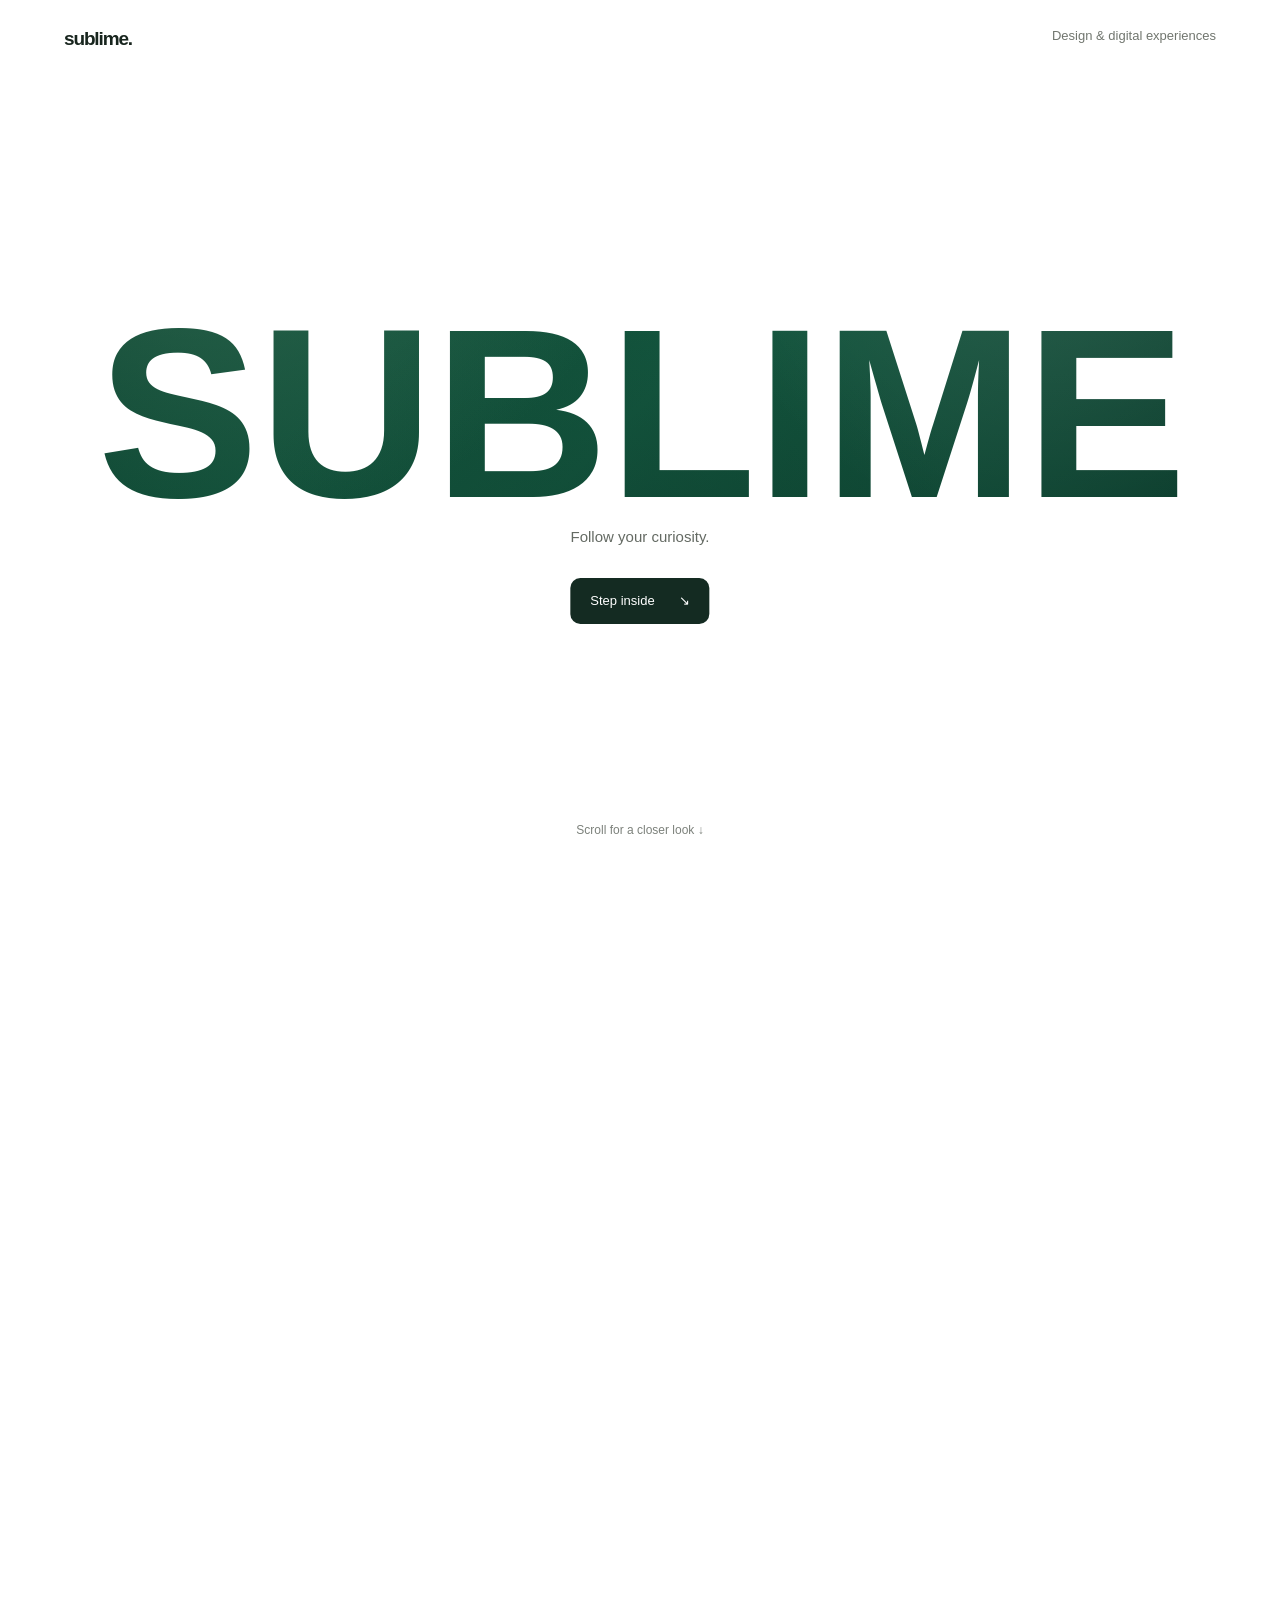
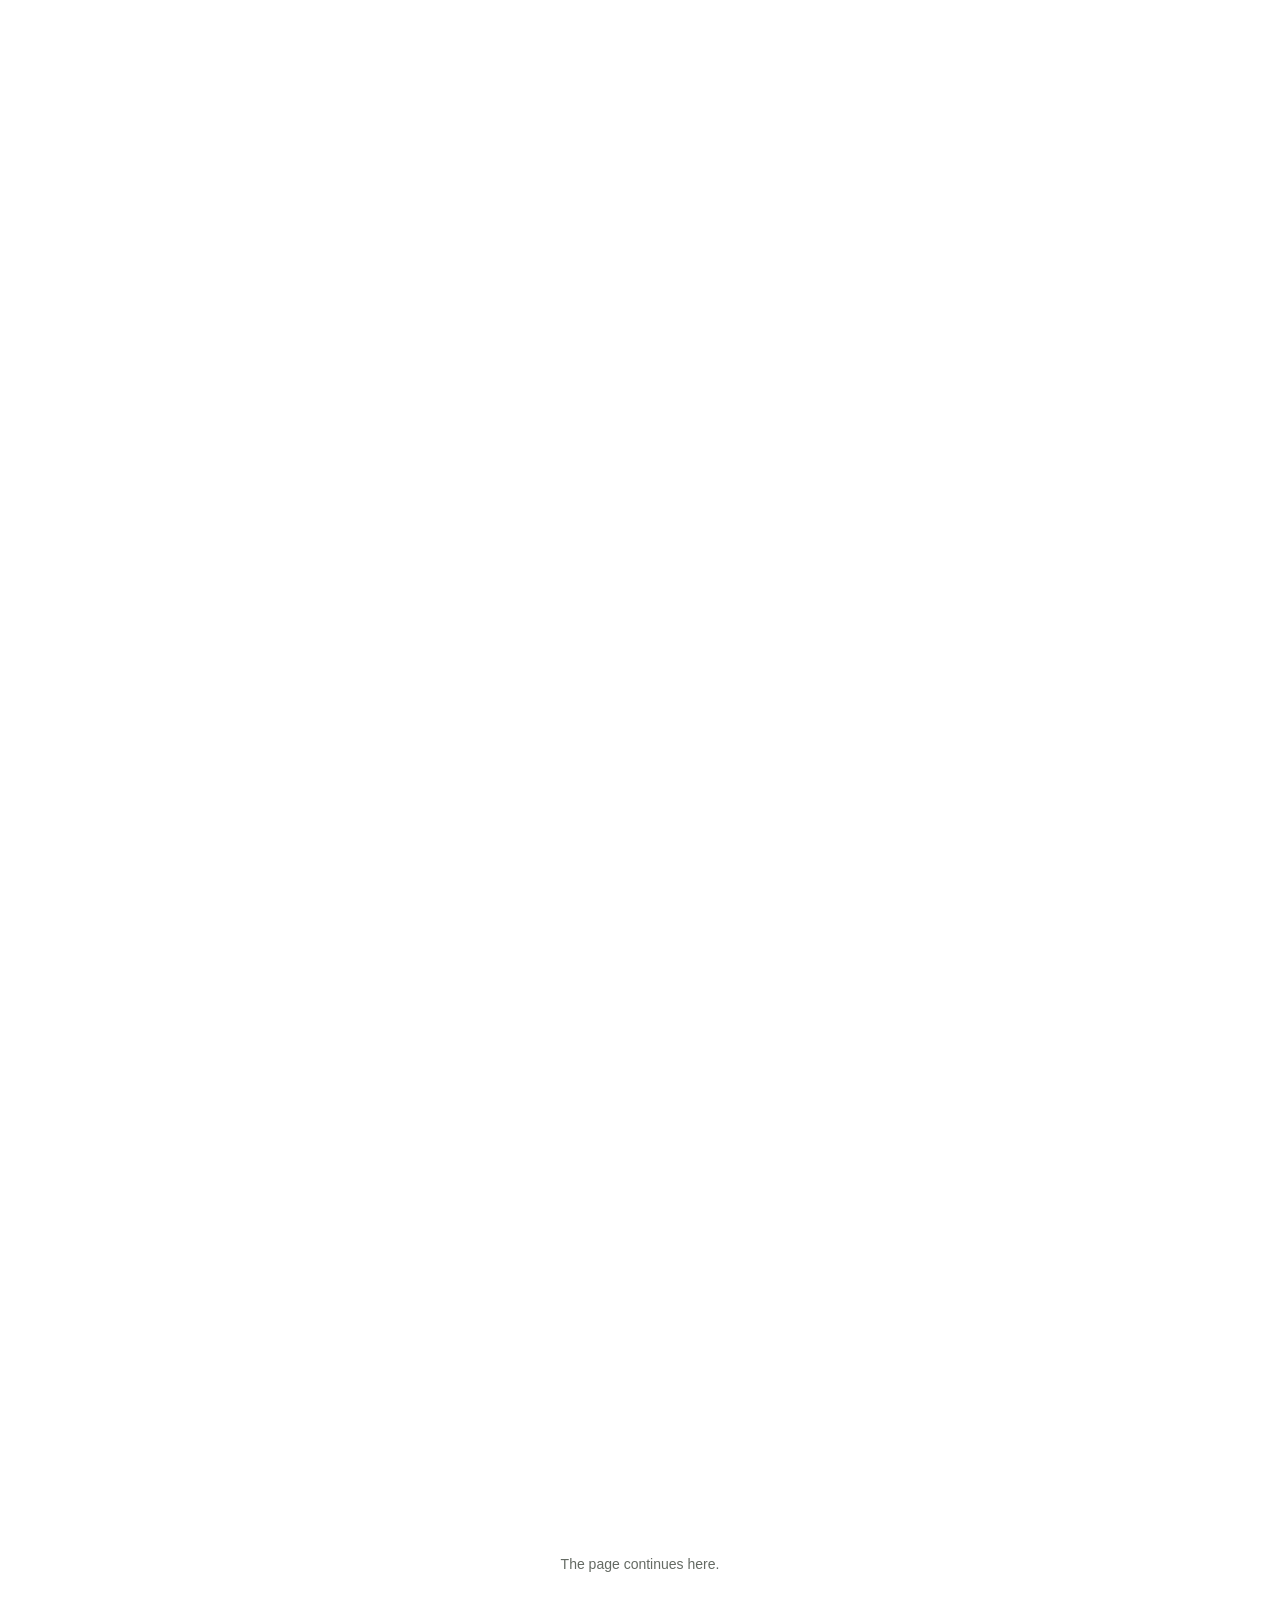
<file: glyph-portal.html>
<!DOCTYPE html>
<html lang="en">
<head>
<meta charset="utf-8">
<meta name="viewport" content="width=device-width, initial-scale=1">
<title>Glyph Portal</title>
<!--
  Glyph Portal © 2026 Christian Katzmann. MIT.
  Origin: UsefulPortal.astro on https://ktzm.dk. Keep this notice with copies.
  Vanilla HTML/JS port of the React component.
-->
<style>
:root{--paper:#fff;--ink:#0c1212;--field:#0b3b2a;--fg:#fbfbfa}
*{box-sizing:border-box}
body{margin:0;background:var(--paper);color:var(--ink);font-family:Arial,sans-serif}
#gp{position:relative;isolation:isolate}
#vp{position:absolute;top:0;left:0;height:100vh;height:100svh;width:0;visibility:hidden;pointer-events:none}
#pin{position:relative;height:var(--h,100svh);overflow:clip;isolation:isolate;container-type:size}
#field{position:absolute;inset:0;opacity:0;pointer-events:none;overflow:hidden}
#gp[data-ready] #field{opacity:1}
#field i{position:absolute;inset:0;transform:scale(var(--fs,1));background:
 radial-gradient(circle at 18% 8%,rgba(68,125,98,.72),transparent 34%),
 radial-gradient(circle at 82% 20%,rgba(251,251,250,.12),transparent 28%),
 radial-gradient(circle at 48% 78%,rgba(9,48,35,.5),transparent 44%),
 linear-gradient(135deg,#0b3b2a,#14573f 48%,#082d22)}
#art{position:absolute;inset:0;width:100%;height:100%;pointer-events:none;overflow:visible}
#choices{position:absolute;inset:0;visibility:hidden}
#gp[data-choosing=true] #choices{visibility:visible}
#choices button{position:absolute;border:0;padding:0;margin:0;background:transparent;cursor:pointer;touch-action:pan-y}
#choices button:disabled{pointer-events:none}
#choices button:focus-visible{outline:2px solid var(--field);outline-offset:5px}
#fallback{position:absolute;inset:0;display:grid;place-items:center;font:900 min(calc(100cqw / 7),38cqh)/1 "Arial Black",Arial,sans-serif;color:var(--field)}
#gp[data-ready] #fallback{visibility:hidden}
#front{position:absolute;inset:0;opacity:var(--cap,1);pointer-events:none}
#front header{position:absolute;inset:28px clamp(24px,5vw,64px) auto;display:flex;justify-content:space-between;font-size:13px;color:#71766f}
#front header b{font-size:19px;letter-spacing:-.06em;color:#18251e}
#front p{position:absolute;left:24px;right:24px;margin:0;text-align:center;color:#646a63;font-size:15px}
#sub{top:calc(var(--wb,50%) + 28px)}
#hint{bottom:7%;font-size:12px!important;color:#7c817b!important}
#enter{position:absolute;left:50%;top:calc(var(--wb,50%) + 78px);transform:translateX(-50%);display:inline-flex;align-items:center;gap:24px;min-height:46px;padding:0 20px;background:#142b22;border-radius:10px;color:#fff;font-size:13px;text-decoration:none;opacity:var(--cap,1);pointer-events:var(--hit,auto)}
#enter:hover{background:#204434}
#enter:focus-visible{outline:2px solid #176247;outline-offset:4px;opacity:1}
#content{position:relative;min-height:var(--h,100svh);padding:5.5rem clamp(1.25rem,5vw,5rem) 6.5rem;display:grid;align-content:center;background:var(--field);color:var(--fg)}
#gp[data-motion=on] #pin{position:sticky;top:0}
#gp[data-motion=on] #content{margin-top:calc((var(--len) - 1) * var(--h));background:transparent;opacity:var(--rev,0);pointer-events:none}
#gp[data-motion=on][data-entered=true] #content,#gp[data-motion=on] #content:focus-within{pointer-events:auto;opacity:1}
#gp[data-motion=on]:has(#content:focus-within) #field{clip-path:none!important}
#gp[data-motion=off] #hint{display:none}
.copy{width:min(100%,72rem);margin:auto;display:flex;flex-direction:column;gap:3rem}
.copy h2{margin:0;max-width:30rem;font:400 clamp(1.9rem,1.2rem + 2.4vw,2.8rem)/1.2 Georgia,serif;letter-spacing:-.02em;text-wrap:balance}
.feat{display:grid;gap:1.75rem;grid-template-columns:repeat(auto-fit,minmax(14rem,1fr))}
.feat div{border-top:1px solid rgba(251,251,250,.22);padding-top:1rem}
.feat h3{margin:0;font-size:1.1rem;font-weight:500}
.feat p{margin:.5rem 0 0;color:rgba(251,251,250,.85);font-size:.95rem;line-height:1.55}
footer{padding:6rem 1.5rem;text-align:center;color:#646a63;font-size:14px}
@media(prefers-reduced-motion:reduce){#pin{position:relative!important}#content{margin-top:0!important;opacity:1!important;background:var(--field)!important;min-height:0;padding-block:64px}}
</style>
</head>
<body>
<section id="gp" aria-label="SUBLIME">
  <div id="vp" aria-hidden="true"></div>
  <div id="pin">
    <div id="field" aria-hidden="true"><i></i></div>
    <svg id="art" aria-hidden="true" focusable="false">
      <defs><clipPath id="clip" clipPathUnits="userSpaceOnUse"><text id="glyph" x="0" y="0"></text></clipPath></defs>
    </svg>
    <div id="choices" role="radiogroup" aria-label="Choose the letter to enter through" inert></div>
    <div id="front">
      <header><b>sublime.</b><span>Design &amp; digital experiences</span></header>
      <p id="sub">Follow your curiosity.</p>
      <p id="hint">Scroll for a closer look ↓</p>
    </div>
    <span id="fallback" aria-hidden="true">SUBLIME</span>
    <a id="enter" href="#content">Step inside <span aria-hidden="true">↘</span></a>
  </div>
  <div id="content" tabindex="-1">
    <div class="copy">
      <h2>A different way into what comes next.</h2>
      <div class="feat">
        <div><h3>Choose your way in</h3><p>Hover or tap any letter, then scroll. Arrow keys work too.</p></div>
        <div><h3>Set the scene</h3><p>Swap the green gradient for a photo, video or canvas.</p></div>
        <div><h3>Keep going</h3><p>This section is yours. Add a story, a project, or a reason to stay.</p></div>
      </div>
    </div>
  </div>
</section>
<footer>The page continues here.</footer>

<script>
(() => {
  const WORD = "SUBLIME", FOCUS = "", LENGTH = 2.4, WEIGHT = 900, INTERACTIVE = true;
  const FONT = '"Arial Black", Arial, sans-serif';

  const clamp = (n, a = 0, b = 1) => Math.min(b, Math.max(a, n));
  const smooth = (a, b, n) => { const t = clamp((n - a) / (b - a)); return t * t * (3 - 2 * t); };
  const sec = document.querySelector("#gp"), pin = document.querySelector("#pin"), field = document.querySelector("#field"), clip = document.querySelector("#clip"),
        glyph = document.querySelector("#glyph"), choices = document.querySelector("#choices"), vp = document.querySelector("#vp");
  const text = WORD.trim().normalize("NFC") || "SUBLIME";
  sec.style.setProperty("--len", LENGTH);
  glyph.textContent = text;
  Object.assign(glyph.style, { fontFamily: FONT, fontWeight: WEIGHT, fontSize: "100px", fontKerning: "none", fontVariantLigatures: "none" });

  const chars = []; let off = 0;
  for (const c of Array.from(text)) { chars.push({ c, i: off }); off += c.length; }
  const buttons = chars.map(({ c, i }, n) => {
    const b = document.createElement("button");
    b.type = "button"; b.setAttribute("role", "radio"); b.setAttribute("aria-checked", "false");
    b.tabIndex = -1; b.dataset.i = String(i); b.setAttribute("aria-label", `${c}, letter ${n + 1} of ${chars.length}`);
    choices.appendChild(b); return b;
  });

  const motion = matchMedia("(prefers-reduced-motion: reduce)");
  const cv = document.createElement("canvas");
  const ctx = cv.getContext("2d", { willReadFrequently: true });
  let W = 1, H = 1, travel = 1, startScale = 1, endScale = 1;
  let center = { x: 0, y: 0 }, target = null, bounds = { x: 0, y: 0, width: 1, height: 1 };
  let candidates = [], letters = [], ready = false, choosing = false, dirty = true, raf = 0, last = -1;

  function interior(char, font) {
    ctx.font = font;
    const m = ctx.measureText(char), pad = 8;
    const left = Math.ceil(m.actualBoundingBoxLeft), asc = Math.ceil(m.actualBoundingBoxAscent);
    cv.width = Math.max(1, Math.ceil(m.actualBoundingBoxLeft + m.actualBoundingBoxRight) + pad * 2);
    cv.height = Math.max(1, Math.ceil(m.actualBoundingBoxAscent + m.actualBoundingBoxDescent) + pad * 2);
    ctx.font = font; ctx.fontKerning = "none";
    ctx.fillText(char, pad + left, pad + asc);
    const w = cv.width, h = cv.height, px = ctx.getImageData(0, 0, w, h).data;
    const rows = new Uint16Array(w + 1);
    let size = 0, bx = 0, by = 0;
    for (let y = 0; y < h; y++) {
      let diag = 0;
      for (let x = 0; x < w; x++) {
        const above = rows[x + 1];
        rows[x + 1] = px[(y * w + x) * 4 + 3] > 245 ? Math.min(above, rows[x], diag) + 1 : 0;
        diag = above;
        if (rows[x + 1] > size) { size = rows[x + 1]; bx = x; by = y; }
      }
    }
    if (size < 3) return null;
    return { x: (bx + 1 - size / 2 - pad - left) / 3, y: (by + 1 - size / 2 - pad - asc) / 3, radius: (size / 2 - 1) / 3 };
  }

  function readInk() {
    const f = getComputedStyle(glyph);
    const scanFont = `${f.fontWeight} 300px ${f.fontFamily}`;
    const baseFont = `${f.fontWeight} 100px ${f.fontFamily}`;
    ctx.font = baseFont; ctx.fontKerning = "none";
    const m = ctx.measureText(text);
    bounds = { x: -m.actualBoundingBoxLeft, y: -m.actualBoundingBoxAscent,
      width: m.actualBoundingBoxLeft + m.actualBoundingBoxRight,
      height: m.actualBoundingBoxAscent + m.actualBoundingBoxDescent };
    if (!bounds.width || !bounds.height) return false;
    center = { x: bounds.x + bounds.width / 2, y: bounds.y + bounds.height / 2 };
    const requested = FOCUS ? text.indexOf(FOCUS.normalize("NFC")) : -1;
    candidates = []; letters = [];
    for (const { c, i } of chars) {
      ctx.font = baseFont;
      const adv = ctx.measureText(text.slice(0, i)).width, lm = ctx.measureText(c);
      letters.push({ index: i, x: adv - lm.actualBoundingBoxLeft, y: -lm.actualBoundingBoxAscent,
        width: lm.actualBoundingBoxLeft + lm.actualBoundingBoxRight,
        height: lm.actualBoundingBoxAscent + lm.actualBoundingBoxDescent });
      const found = interior(c, scanFont);
      if (found) candidates.push({ ...found, x: found.x + adv, index: i });
    }
    target = candidates.find((k) => k.index === requested) ||
      [...candidates].sort((a, b) => b.radius - a.radius || Math.abs(a.x - center.x) - Math.abs(b.x - center.x))[0] || null;
    return true;
  }

  function select(next) {
    target = next;
    endScale = target ? Math.max(startScale, Math.hypot(W, H) / (target.radius * 1.35)) : startScale;
    for (const b of buttons) {
      const idx = Number(b.dataset.i);
      b.disabled = !candidates.some((k) => k.index === idx);
      b.setAttribute("aria-checked", String(idx === target?.index));
      b.tabIndex = idx === target?.index ? 0 : -1;
    }
  }

  function position() {
    return clamp(-sec.getBoundingClientRect().top / travel);
  }

  function paint(progress) {
    const isStatic = motion.matches || !target;
    const p = isStatic ? 0 : progress, t = clamp(p / 0.78);
    const eased = t < 0.5 ? 4 * t ** 3 : 1 - (-2 * t + 2) ** 3 / 2;
    const scale = Math.exp(Math.log(startScale) + Math.log(endScale / startScale) * eased);
    const blend = endScale === startScale ? 0 : (1 / scale - 1 / startScale) / (1 / endScale - 1 / startScale);
    const cx = center.x + ((target?.x ?? center.x) - center.x) * blend;
    const cy = center.y + ((target?.y ?? center.y) - center.y) * blend;
    const roll = -4 * smooth(0.06, 0.5, t) * (1 - smooth(0.62, 0.92, t));
    const r = roll * Math.PI / 180;
    const dx = W / 2 / scale, dy = (H * 0.46 + H * 0.04 * eased) / scale;
    clip.setAttribute("transform", `scale(${scale}) rotate(${roll})`);
    glyph.setAttribute("transform",
      `translate(${Math.cos(r) * dx + Math.sin(r) * dy - cx} ${-Math.sin(r) * dx + Math.cos(r) * dy - cy})`);
    choosing = INTERACTIVE && !isStatic && p < 0.04;
    choices.inert = !choosing;
    sec.dataset.choosing = String(choosing);
    field.style.clipPath = t >= 1 ? "none" : "url(#clip)";
    sec.style.setProperty("--cap", 1 - smooth(0.01, 0.16, p));
    sec.style.setProperty("--rev", isStatic ? 1 : smooth(0.78, 0.9, p));
    sec.style.setProperty("--fs", 1 + 0.16 * smooth(0, 0.82, p));
    sec.style.setProperty("--hit", p < 0.08 ? "auto" : "none");
    sec.dataset.entered = String(p >= 0.9);
    last = p;
  }

  function layout() {
    if (!sec.clientWidth) return;
    W = pin.clientWidth;
    const vh = Math.max(1, vp.offsetHeight);
    H = motion.matches ? Math.min(vh * 0.75, 480) : vh;
    sec.style.setProperty("--h", H + "px");
    travel = H * LENGTH;
    document.querySelector("#art").setAttribute("viewBox", `0 0 ${W} ${H}`);
    if (!ready) { ready = readInk(); if (!ready) return; }
    startScale = Math.min(W * 0.84 / bounds.width, (H * 0.38) / bounds.height);
    select(target);
    for (const b of buttons) {
      const l = letters.find((k) => k.index === Number(b.dataset.i));
      Object.assign(b.style, {
        left: `${W / 2 + (l.x - center.x) * startScale}px`,
        top: `${H * 0.46 + (l.y - center.y) * startScale - Math.max(0, 44 - l.height * startScale) / 2}px`,
        width: `${Math.max(1, l.width * startScale)}px`,
        height: `${Math.max(44, l.height * startScale)}px`,
      });
    }
    sec.style.setProperty("--wb", `${H * 0.46 + bounds.height * startScale / 2}px`);
    sec.dataset.ready = "true";
    sec.dataset.motion = (!motion.matches && target) ? "on" : "off";
  }

  function frame() {
    raf = 0;
    if (dirty) { dirty = false; layout(); }
    if (ready) paint(position());
  }
  const schedule = () => { if (!raf) raf = requestAnimationFrame(frame); };
  const resize = () => { dirty = true; schedule(); };

  const choose = (e) => {
    if (!choosing) return;
    const b = e.target.closest("button");
    const next = b && candidates.find((k) => k.index === Number(b.dataset.i));
    if (next && next !== target) { select(next); paint(position()); }
  };
  choices.addEventListener("pointerover", choose);
  choices.addEventListener("click", choose);
  choices.addEventListener("focusin", choose);
  choices.addEventListener("keydown", (e) => {
    if (!choosing || !["ArrowLeft", "ArrowRight", "ArrowUp", "ArrowDown", "Home", "End"].includes(e.key)) return;
    e.preventDefault();
    const cur = candidates.indexOf(target), n = candidates.length;
    const idx = e.key === "Home" ? 0 : e.key === "End" ? n - 1
      : (cur + (/Left|Up/.test(e.key) ? -1 : 1) + n) % n;
    buttons.find((b) => Number(b.dataset.i) === candidates[idx].index)?.focus({ preventScroll: true });
  });

  addEventListener("scroll", schedule, { passive: true });
  addEventListener("resize", resize);
  if (window.visualViewport) visualViewport.addEventListener("resize", resize);
  motion.addEventListener("change", resize);
  new ResizeObserver(resize).observe(sec);

  (document.fonts?.ready ?? Promise.resolve()).then(resize);
  resize();
})();
</script>
</body>
</html>
</file>
